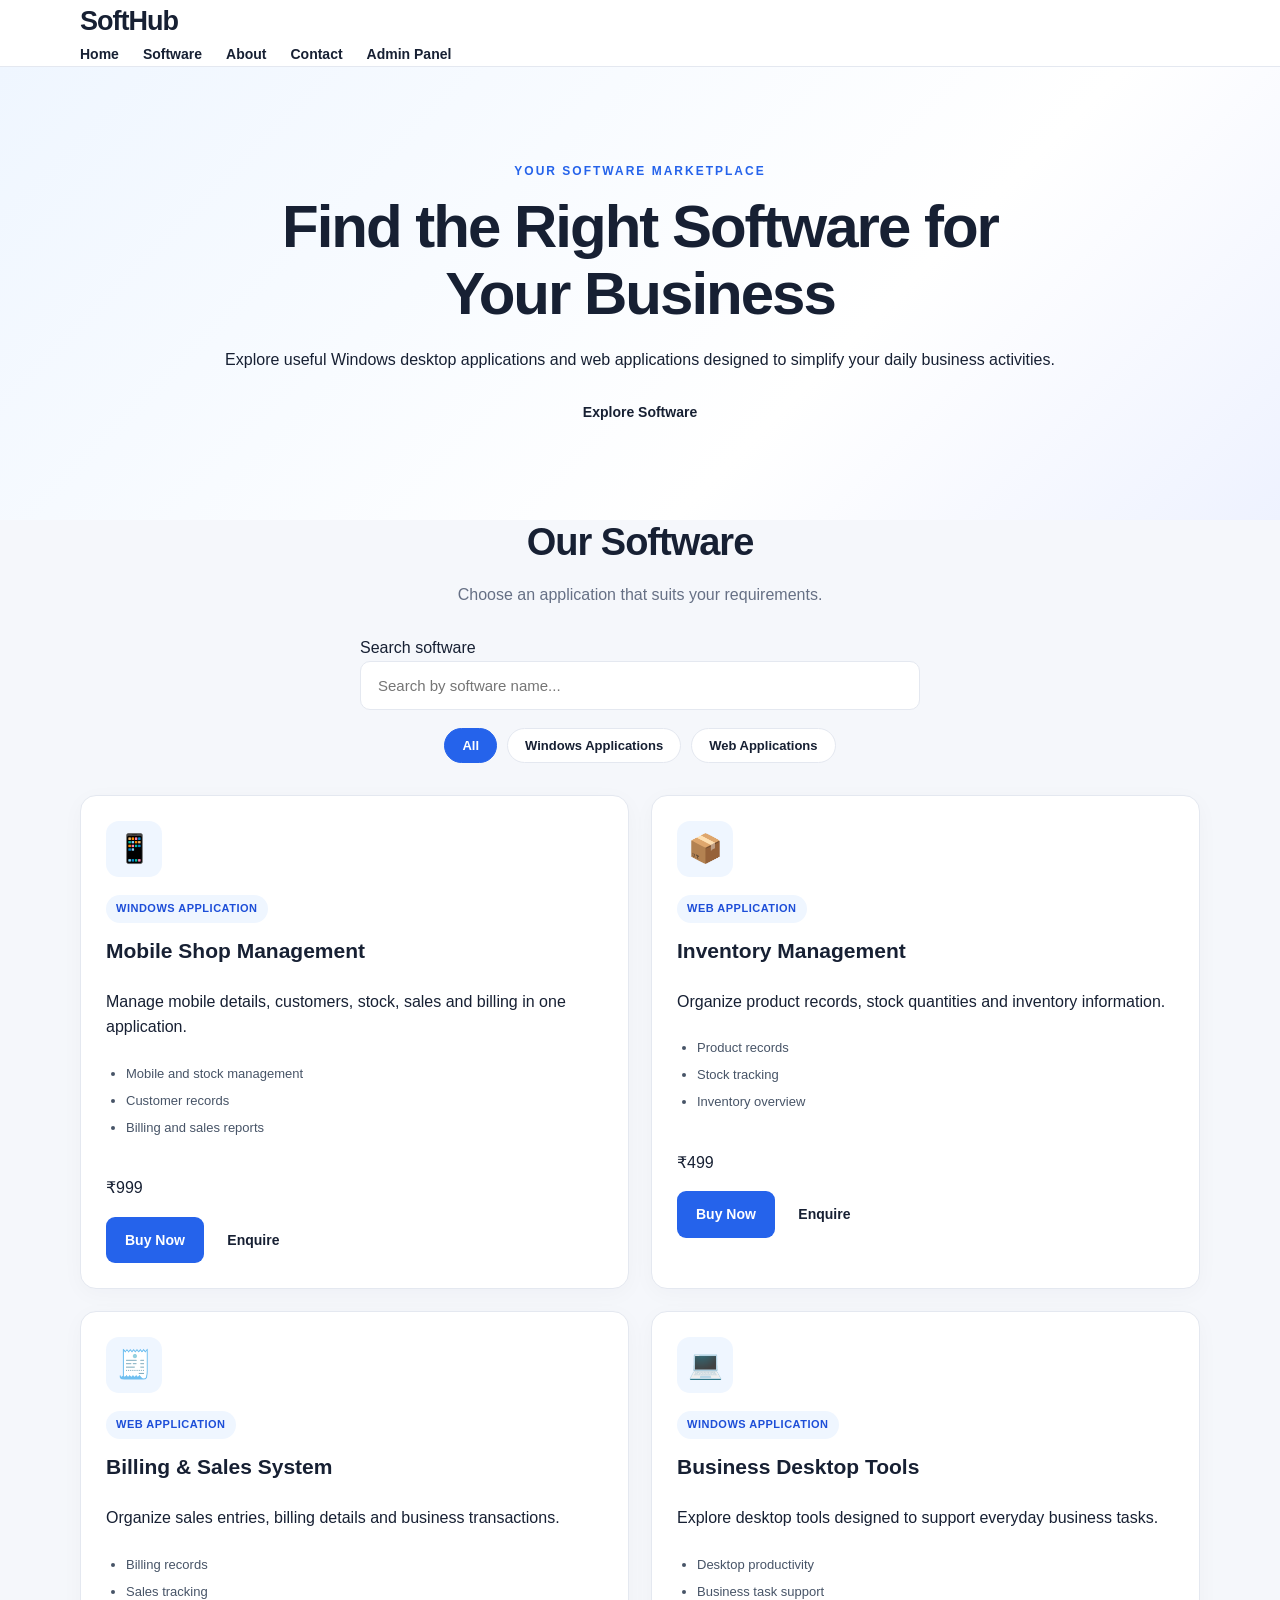
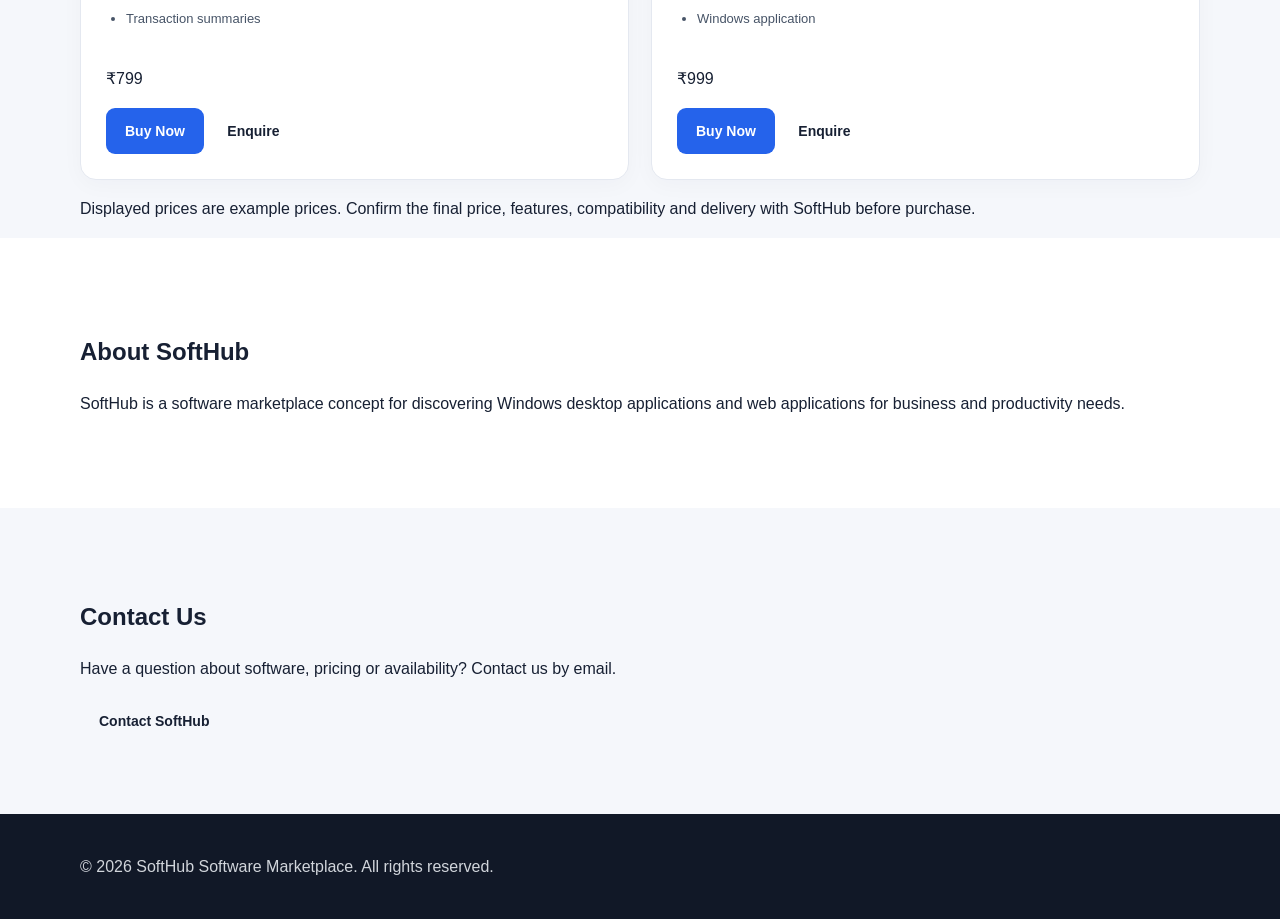
<file: index.html>
<!DOCTYPE html>
<html lang="en">
<head>
  <meta charset="UTF-8">
  <meta name="viewport" content="width=device-width, initial-scale=1.0">

  <title>SoftHub Software Marketplace</title>
  <meta name="description" content="Discover Windows desktop and web applications at SoftHub Software Marketplace.">

  <link rel="stylesheet" href="style.css">
  <script src="script.js" defer></script>
</head>

<body>
  <header class="site-header">
    <div class="container header-content">
      <a class="logo" href="index.html">SoftHub</a>

      <nav aria-label="Main navigation">
        <a href="#home">Home</a>
        <a href="#software">Software</a>
        <a href="#about">About</a>
        <a href="#contact">Contact</a>
        <a href="admin.html">Admin Panel</a>
      </nav>
    </div>
  </header>

  <main>
    <section class="hero" id="home">
      <div class="container hero-content">
        <p class="eyebrow">YOUR SOFTWARE MARKETPLACE</p>
        <h1>Find the Right Software for Your Business</h1>
        <p>
          Explore useful Windows desktop applications and web applications
          designed to simplify your daily business activities.
        </p>
        <a class="btn" href="#software">Explore Software</a>
      </div>
    </section>

    <section class="software-section" id="software">
      <div class="container">
        <div class="section-heading">
          <h2>Our Software</h2>
          <p>Choose an application that suits your requirements.</p>
        </div>

        <div class="search-box">
          <label for="search">Search software</label>
          <input
            type="search"
            id="search"
            placeholder="Search by software name..."
          >
        </div>

        <div class="filters" aria-label="Filter software">
          <button class="filter active" type="button" data-filter="all">
            All
          </button>
          <button class="filter" type="button" data-filter="windows">
            Windows Applications
          </button>
          <button class="filter" type="button" data-filter="web">
            Web Applications
          </button>
        </div>

        <div class="product-grid" id="productGrid">

          <!-- Product 1 -->
          <article
            class="product-card"
            data-category="windows"
            data-product="mobile"
          >
            <div class="product-icon" aria-hidden="true">📱</div>
            <span class="product-type">Windows Application</span>
            <h3>Mobile Shop Management</h3>
            <p class="description">
              Manage mobile details, customers, stock, sales and billing
              in one application.
            </p>
            <ul class="features">
              <li>Mobile and stock management</li>
              <li>Customer records</li>
              <li>Billing and sales reports</li>
            </ul>
            <p class="price">₹999</p>
            <div class="product-actions">
              <a
                class="btn buy-btn"
                href="https://mail.google.com/mail/?view=cm&amp;fs=1&amp;to=theplayzine2006%40gmail.com&amp;su=Purchase%20Enquiry%3A%20Mobile%20Shop%20Management"
                target="_blank"
                rel="noopener noreferrer"
              >Buy Now</a>
              <a
                class="btn btn-outline"
                href="https://mail.google.com/mail/?view=cm&amp;fs=1&amp;to=theplayzine2006%40gmail.com&amp;su=Enquiry%3A%20Mobile%20Shop%20Management"
                target="_blank"
                rel="noopener noreferrer"
              >Enquire</a>
            </div>
          </article>

          <!-- Product 2 -->
          <article
            class="product-card"
            data-category="web"
            data-product="inventory"
          >
            <div class="product-icon" aria-hidden="true">📦</div>
            <span class="product-type">Web Application</span>
            <h3>Inventory Management</h3>
            <p class="description">
              Organize product records, stock quantities and inventory
              information.
            </p>
            <ul class="features">
              <li>Product records</li>
              <li>Stock tracking</li>
              <li>Inventory overview</li>
            </ul>
            <p class="price">₹499</p>
            <div class="product-actions">
              <a
                class="btn buy-btn"
                href="https://mail.google.com/mail/?view=cm&amp;fs=1&amp;to=theplayzine2006%40gmail.com&amp;su=Purchase%20Enquiry%3A%20Inventory%20Management"
                target="_blank"
                rel="noopener noreferrer"
              >Buy Now</a>
              <a
                class="btn btn-outline"
                href="https://mail.google.com/mail/?view=cm&amp;fs=1&amp;to=theplayzine2006%40gmail.com&amp;su=Enquiry%3A%20Inventory%20Management"
                target="_blank"
                rel="noopener noreferrer"
              >Enquire</a>
            </div>
          </article>

          <!-- Product 3 -->
          <article
            class="product-card"
            data-category="web"
            data-product="billing"
          >
            <div class="product-icon" aria-hidden="true">🧾</div>
            <span class="product-type">Web Application</span>
            <h3>Billing &amp; Sales System</h3>
            <p class="description">
              Organize sales entries, billing details and business
              transactions.
            </p>
            <ul class="features">
              <li>Billing records</li>
              <li>Sales tracking</li>
              <li>Transaction summaries</li>
            </ul>
            <p class="price">₹799</p>
            <div class="product-actions">
              <a
                class="btn buy-btn"
                href="https://mail.google.com/mail/?view=cm&amp;fs=1&amp;to=theplayzine2006%40gmail.com&amp;su=Purchase%20Enquiry%3A%20Billing%20and%20Sales%20System"
                target="_blank"
                rel="noopener noreferrer"
              >Buy Now</a>
              <a
                class="btn btn-outline"
                href="https://mail.google.com/mail/?view=cm&amp;fs=1&amp;to=theplayzine2006%40gmail.com&amp;su=Enquiry%3A%20Billing%20and%20Sales%20System"
                target="_blank"
                rel="noopener noreferrer"
              >Enquire</a>
            </div>
          </article>

          <!-- Product 4 -->
          <article
            class="product-card"
            data-category="windows"
            data-product="business"
          >
            <div class="product-icon" aria-hidden="true">💻</div>
            <span class="product-type">Windows Application</span>
            <h3>Business Desktop Tools</h3>
            <p class="description">
              Explore desktop tools designed to support everyday
              business tasks.
            </p>
            <ul class="features">
              <li>Desktop productivity</li>
              <li>Business task support</li>
              <li>Windows application</li>
            </ul>
            <p class="price">₹999</p>
            <div class="product-actions">
              <a
                class="btn buy-btn"
                href="https://mail.google.com/mail/?view=cm&amp;fs=1&amp;to=theplayzine2006%40gmail.com&amp;su=Purchase%20Enquiry%3A%20Business%20Desktop%20Tools"
                target="_blank"
                rel="noopener noreferrer"
              >Buy Now</a>
              <a
                class="btn btn-outline"
                href="https://mail.google.com/mail/?view=cm&amp;fs=1&amp;to=theplayzine2006%40gmail.com&amp;su=Enquiry%3A%20Business%20Desktop%20Tools"
                target="_blank"
                rel="noopener noreferrer"
              >Enquire</a>
            </div>
          </article>

        </div>

        <p id="noResults" hidden>
          No software found. Try another search.
        </p>

        <p class="pricing-note">
          Displayed prices are example prices. Confirm the final price,
          features, compatibility and delivery with SoftHub before purchase.
        </p>
      </div>
    </section>

    <section class="about-section" id="about">
      <div class="container">
        <h2>About SoftHub</h2>
        <p>
          SoftHub is a software marketplace concept for discovering
          Windows desktop applications and web applications for business
          and productivity needs.
        </p>
      </div>
    </section>

    <section class="contact-section" id="contact">
      <div class="container">
        <h2>Contact Us</h2>
        <p>
          Have a question about software, pricing or availability?
          Contact us by email.
        </p>
        <a
          class="btn"
          href="https://mail.google.com/mail/?view=cm&amp;fs=1&amp;to=theplayzine2006%40gmail.com&amp;su=SoftHub%20Customer%20Enquiry"
          target="_blank"
          rel="noopener noreferrer"
        >Contact SoftHub</a>
      </div>
    </section>
  </main>

  <footer class="site-footer">
    <div class="container">
      <p>
        &copy; <span id="year">2026</span> SoftHub Software Marketplace.
        All rights reserved.
      </p>
    </div>
  </footer>
</body>
</html>
</file>
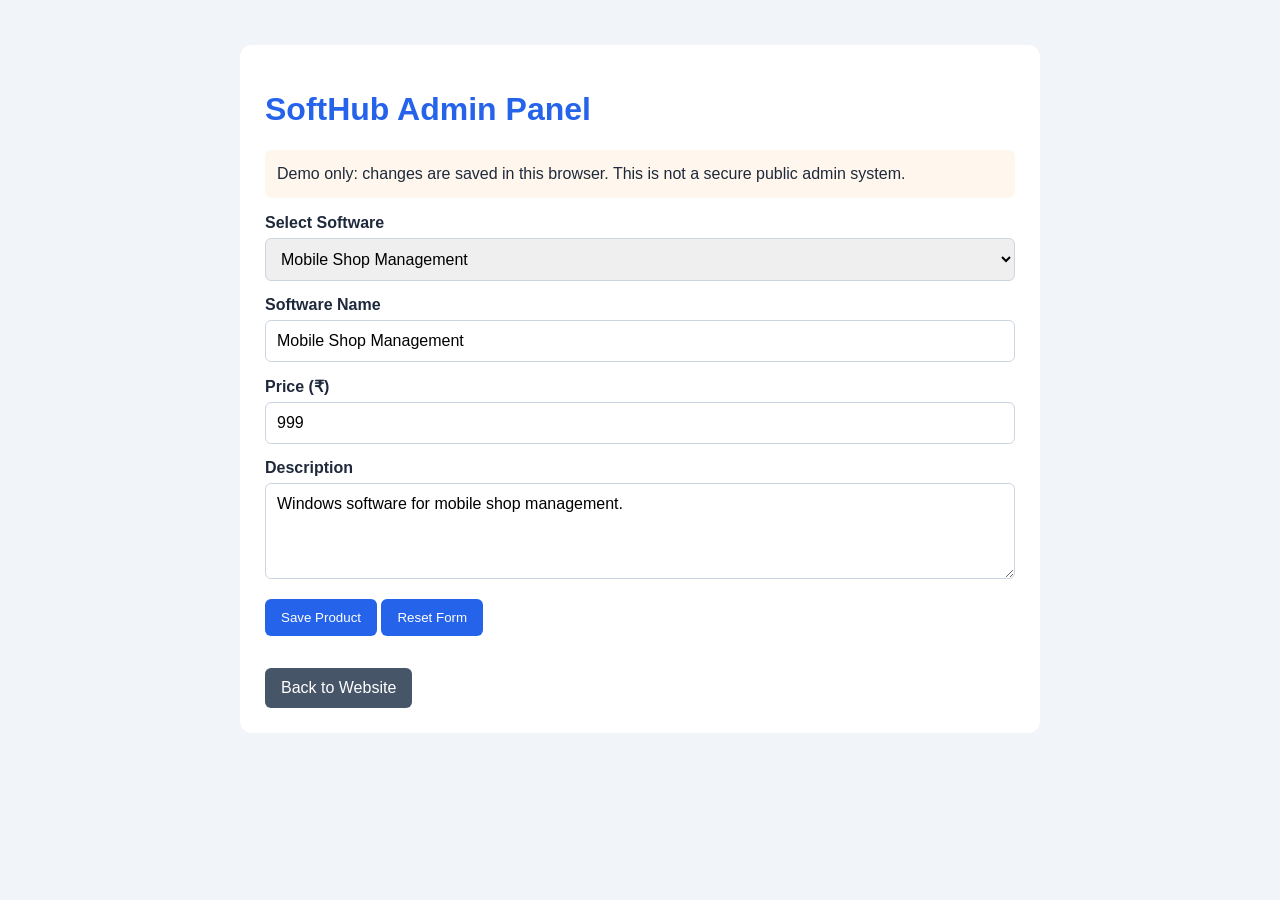
<file: admin.html>
<!DOCTYPE html>
<html lang="en">
<head>
  <meta charset="UTF-8">
  <meta name="viewport" content="width=device-width, initial-scale=1.0">
  <title>SoftHub Admin Panel</title>
  <style>
    * { box-sizing: border-box; }
    body {
      font-family: Arial, sans-serif;
      background: #f1f5f9;
      color: #1e293b;
      padding: 20px;
      margin: 0;
    }
    .container {
      max-width: 800px;
      margin: 25px auto;
      padding: 25px;
      background: white;
      border-radius: 12px;
    }
    h1 { color: #2563eb; }
    label {
      display: block;
      margin-top: 15px;
      font-weight: bold;
    }
    input, textarea, select {
      width: 100%;
      padding: 11px;
      margin-top: 6px;
      border: 1px solid #cbd5e1;
      border-radius: 6px;
      font: inherit;
    }
    button, .back {
      display: inline-block;
      margin-top: 16px;
      padding: 11px 16px;
      border: 0;
      border-radius: 6px;
      color: white;
      background: #2563eb;
      cursor: pointer;
      text-decoration: none;
    }
    .back { background: #475569; }
    .warning {
      padding: 12px;
      background: #fff7ed;
      border-radius: 6px;
      line-height: 1.5;
    }
    #status { font-weight: bold; }
  </style>
</head>
<body>
  <main class="container">
    <h1>SoftHub Admin Panel</h1>

    <p class="warning">
      Demo only: changes are saved in this browser.
      This is not a secure public admin system.
    </p>

    <form id="productForm">
      <label for="product">Select Software</label>
      <select id="product">
        <option value="mobile">Mobile Shop Management</option>
        <option value="inventory">Inventory Management</option>
        <option value="billing">Billing &amp; Sales System</option>
        <option value="business">Business Desktop Tools</option>
      </select>

      <label for="name">Software Name</label>
      <input id="name" required maxlength="100">

      <label for="price">Price (₹)</label>
      <input id="price" type="number" min="0" step="1" required>

      <label for="description">Description</label>
      <textarea id="description" rows="4" required maxlength="1000"></textarea>

      <button type="submit">Save Product</button>
      <button type="button" id="reset">Reset Form</button>
    </form>

    <p id="status" role="status"></p>
    <a class="back" href="index.html">Back to Website</a>
  </main>

  <script>
    const defaults = {
      mobile: {
        name: "Mobile Shop Management",
        price: 999,
        description: "Windows software for mobile shop management."
      },
      inventory: {
        name: "Inventory Management",
        price: 499,
        description: "Web software for inventory management."
      },
      billing: {
        name: "Billing & Sales System",
        price: 799,
        description: "Software for billing and sales management."
      },
      business: {
        name: "Business Desktop Tools",
        price: 999,
        description: "Useful Windows desktop business tools."
      }
    };

    const form = document.getElementById("productForm");
    const select = document.getElementById("product");
    const nameInput = document.getElementById("name");
    const priceInput = document.getElementById("price");
    const descriptionInput = document.getElementById("description");
    const status = document.getElementById("status");

    function getProducts() {
      try {
        return {
          ...defaults,
          ...JSON.parse(localStorage.getItem("softhubProducts") || "{}")
        };
      } catch {
        return { ...defaults };
      }
    }

    function loadProduct() {
      const products = getProducts();
      const product = products[select.value] || defaults[select.value];

      nameInput.value = product.name;
      priceInput.value = product.price;
      descriptionInput.value = product.description;
      status.textContent = "";
    }

    select.addEventListener("change", loadProduct);

    form.addEventListener("submit", function(event) {
      event.preventDefault();

      const name = nameInput.value.trim();
      const price = Number(priceInput.value);
      const description = descriptionInput.value.trim();

      if (!name || !description || !Number.isFinite(price) || price < 0) {
        status.textContent = "Please enter valid product details.";
        return;
      }

      const products = getProducts();

      products[select.value] = { name, price, description };

      localStorage.setItem("softhubProducts", JSON.stringify(products));

      status.textContent =
        "Saved! Open the website in this same browser to see changes.";
    });

    document.getElementById("reset").addEventListener("click", loadProduct);

    loadProduct();
  </script>
</body>
</html>
</file>
<file: style.css>
:root {
  --primary: #2563eb;
  --primary-dark: #1d4ed8;
  --text: #172033;
  --muted: #667085;
  --background: #f5f7fb;
  --white: #ffffff;
  --border: #e4e8f0;
  --green: #15803d;
}

* {
  box-sizing: border-box;
}

html {
  scroll-behavior: smooth;
  scroll-padding-top: 90px;
}

body {
  margin: 0;
  font-family: Arial, Helvetica, sans-serif;
  background: var(--background);
  color: var(--text);
  line-height: 1.6;
}

a {
  color: inherit;
}

.container {
  width: min(1120px, 92%);
  margin: 0 auto;
}

.site-header {
  background: var(--white);
  border-bottom: 1px solid var(--border);
  position: sticky;
  top: 0;
  z-index: 10;
}

.nav {
  min-height: 74px;
  display: flex;
  align-items: center;
  justify-content: space-between;
  gap: 22px;
}

.logo {
  font-size: 27px;
  font-weight: 800;
  text-decoration: none;
  letter-spacing: -1px;
}

.logo span,
.hero h1 span {
  color: var(--primary);
}

nav {
  display: flex;
  align-items: center;
  gap: 24px;
}

nav a {
  text-decoration: none;
  font-size: 14px;
  font-weight: 600;
}

nav a:hover,
.site-footer a:hover {
  color: var(--primary);
}

.header-btn {
  text-decoration: none;
  background: var(--primary);
  color: white;
  border-radius: 9px;
  padding: 10px 16px;
  font-weight: 700;
  font-size: 14px;
}

.header-btn:hover,
.buy-btn:hover,
.btn.primary:hover {
  background: var(--primary-dark);
}

.hero {
  padding: 95px 0 85px;
  background: linear-gradient(135deg, #eff6ff, #ffffff 65%, #eef2ff);
  text-align: center;
}

.hero-content {
  max-width: 850px;
}

.eyebrow {
  color: var(--primary);
  font-size: 12px;
  font-weight: 800;
  letter-spacing: 2px;
  margin: 0 0 12px;
}

.hero h1 {
  font-size: clamp(36px, 6vw, 60px);
  line-height: 1.12;
  letter-spacing: -2px;
  margin: 0 auto 20px;
}

.hero-description {
  max-width: 650px;
  margin: 0 auto;
  color: var(--muted);
  font-size: 18px;
}

.hero-buttons {
  display: flex;
  justify-content: center;
  flex-wrap: wrap;
  gap: 12px;
  margin-top: 28px;
}

.btn {
  display: inline-flex;
  justify-content: center;
  align-items: center;
  border: 0;
  border-radius: 9px;
  padding: 12px 19px;
  text-decoration: none;
  font-size: 14px;
  font-weight: 700;
  cursor: pointer;
  transition: background 0.2s, transform 0.2s;
}

.btn:hover {
  transform: translateY(-1px);
}

.btn.primary {
  background: var(--primary);
  color: var(--white);
}

.btn.secondary {
  background: var(--white);
  border: 1px solid var(--border);
  color: var(--text);
}

.btn.secondary:hover {
  background: #f1f5f9;
}

.hero-points {
  display: flex;
  flex-wrap: wrap;
  justify-content: center;
  gap: 12px 24px;
  margin-top: 28px;
  color: #475467;
  font-size: 13px;
}

.products-section {
  padding: 75px 0;
}

.section-heading {
  text-align: center;
  margin-bottom: 28px;
}

.section-heading h2,
.about-content h2,
.contact-box h2 {
  font-size: clamp(27px, 4vw, 38px);
  line-height: 1.2;
  margin: 0 0 12px;
  letter-spacing: -1px;
}

.section-heading > p:last-child,
.about-content > p:last-child,
.contact-box p:not(.eyebrow) {
  color: var(--muted);
}

.search-box {
  max-width: 560px;
  margin: 25px auto 18px;
}

.search-box input {
  width: 100%;
  padding: 15px 17px;
  background: var(--white);
  border: 1px solid var(--border);
  border-radius: 10px;
  font-size: 15px;
  outline: none;
}

.search-box input:focus {
  border-color: var(--primary);
  box-shadow: 0 0 0 3px #2563eb18;
}

.filters {
  display: flex;
  justify-content: center;
  flex-wrap: wrap;
  gap: 10px;
  margin-bottom: 32px;
}

.filter {
  background: var(--white);
  color: var(--text);
  border: 1px solid var(--border);
  border-radius: 30px;
  padding: 9px 17px;
  font-size: 13px;
  font-weight: 700;
  cursor: pointer;
}

.filter.active,
.filter:hover {
  background: var(--primary);
  border-color: var(--primary);
  color: var(--white);
}

.product-grid {
  display: grid;
  grid-template-columns: repeat(2, minmax(0, 1fr));
  gap: 22px;
}

.product-card {
  display: flex;
  flex-direction: column;
  background: var(--white);
  border: 1px solid var(--border);
  border-radius: 16px;
  padding: 25px;
  box-shadow: 0 5px 22px #17203308;
  transition: transform 0.2s, box-shadow 0.2s;
}

.product-card:hover {
  transform: translateY(-4px);
  box-shadow: 0 12px 30px #17203312;
}

.product-card[hidden] {
  display: none;
}

.product-icon {
  width: 56px;
  height: 56px;
  display: grid;
  place-items: center;
  background: #eff6ff;
  border-radius: 13px;
  font-size: 28px;
  margin-bottom: 18px;
}

.product-type {
  align-self: flex-start;
  background: #eff6ff;
  color: #1d4ed8;
  border-radius: 30px;
  padding: 5px 10px;
  font-size: 11px;
  font-weight: 800;
  text-transform: uppercase;
  letter-spacing: 0.5px;
}

.product-card h3 {
  margin: 14px 0 8px;
  font-size: 21px;
  line-height: 1.35;
}

.product-description {
  color: var(--muted);
  font-size: 14px;
  margin: 0 0 12px;
}

.features {
  padding-left: 20px;
  margin: 5px 0 18px;
  color: #475467;
  font-size: 13px;
}

.features li {
  padding: 3px 0;
}

.price-row {
  display: flex;
  align-items: baseline;
  gap: 10px;
  flex-wrap: wrap;
  margin-top: auto;
  padding: 17px 0;
  border-top: 1px solid var(--border);
}

.product-price {
  color: var(--green);
  font-size: 27px;
  font-weight: 800;
}

.price-label {
  color: var(--muted);
  font-size: 11px;
}

.card-buttons {
  display: flex;
  gap: 10px;
  flex-wrap: wrap;
}

.card-buttons .btn {
  flex: 1;
  min-width: 110px;
}

.buy-btn {
  background: var(--primary);
  color: var(--white);
}

.enquire-btn {
  color: var(--primary);
  border: 1px solid #bfdbfe;
  background: var(--white);
}

.enquire-btn:hover {
  background: #eff6ff;
}

.notice {
  margin: 25px 0 0;
  color: var(--muted);
  font-size: 12px;
  text-align: center;
}

.no-results {
  text-align: center;
  color: var(--muted);
  padding: 20px;
}

.about-section {
  padding: 75px 0;
  background: var(--white);
}

.about-content {
  max-width: 760px;
  text-align: center;
}

.about-content > p:last-child {
  font-size: 16px;
}

.contact-section {
  padding: 70px 0;
}

.contact-box {
  display: flex;
  justify-content: space-between;
  align-items: center;
  gap: 25px;
  background: #eaf1ff;
  border: 1px solid #d7e4ff;
  border-radius: 18px;
  padding: 35px;
}

.contact-box h2 {
  font-size: 30px;
}

.contact-box p:not(.eyebrow) {
  margin-bottom: 8px;
}

.contact-box .email-address {
  color: var(--primary);
  font-weight: 700;
  overflow-wrap: anywhere;
}

.contact-box .btn {
  flex-shrink: 0;
}

.site-footer {
  background: #111827;
  color: #d1d5db;
  padding: 24px 0;
}

.footer-content {
  display: flex;
  justify-content: space-between;
  align-items: center;
  flex-wrap: wrap;
  gap: 15px;
}

.footer-content .logo {
  color: white;
}

.footer-content p {
  font-size: 12px;
  margin: 0;
}

.footer-content > a:last-child {
  font-size: 13px;
  text-decoration: none;
}

@media (max-width: 760px) {
  .nav {
    flex-wrap: wrap;
    padding: 14px 0;
    gap: 13px;
  }

  nav {
    order: 3;
    width: 100%;
    justify-content: space-between;
    gap: 10px;
  }

  nav a {
    font-size: 12px;
  }

  .header-btn {
    font-size: 12px;
    padding: 9px 11px;
  }

  .hero {
    padding: 65px 0;
  }

  .hero h1 {
    letter-spacing: -1px;
  }

  .hero-description {
    font-size: 16px;
  }

  .product-grid {
    grid-template-columns: 1fr;
  }

  .products-section,
  .about-section {
    padding: 55px 0;
  }

  .contact-box {
    align-items: flex-start;
    flex-direction: column;
    padding: 25px;
  }

  .contact-box .btn {
    width: 100%;
  }

  .footer-content {
    flex-direction: column;
    text-align: center;
  }
}
</file>
